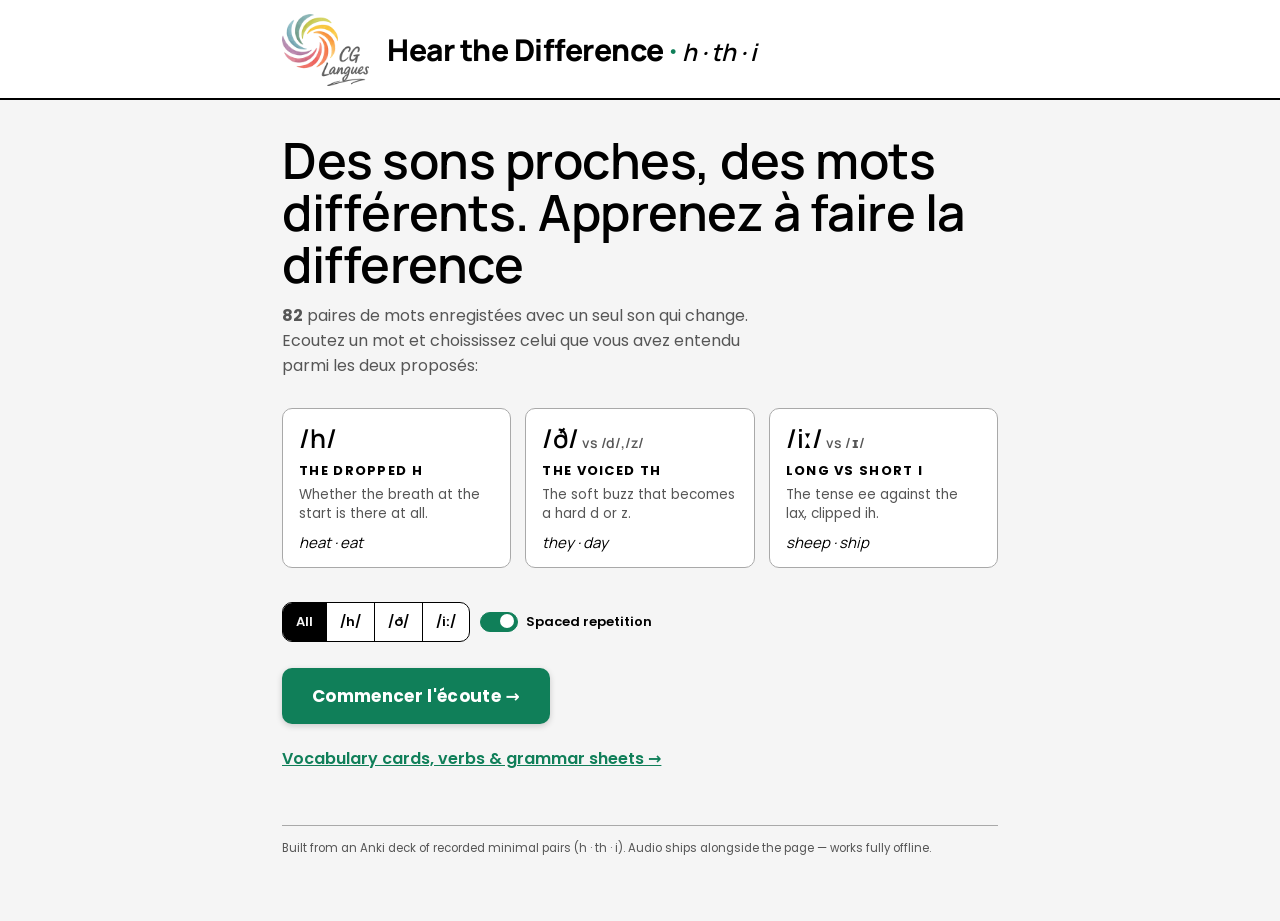
<file: index.html>
<!DOCTYPE html>
<html lang="en">
<head>
<meta charset="UTF-8">
<meta name="viewport" content="width=device-width, initial-scale=1.0">
<title>Hear the Difference — h · th · i</title>
<meta name="description" content="A listening drill on English minimal pairs: /h/, voiced /ð/, and long vs short i.">
<link rel="stylesheet" href="assets/css/fonts.css">
<link rel="icon" href="assets/icons/cg-favicon-64.png" type="image/png">
<link rel="manifest" href="manifest.webmanifest">
<link rel="apple-touch-icon" href="assets/icons/cg-apple-touch-icon.png">
<meta name="theme-color" content="#ffffff">
<meta name="apple-mobile-web-app-capable" content="yes">
<meta name="apple-mobile-web-app-title" content="Hear the Diff">
<link rel="stylesheet" href="assets/css/app.css">
</head>
<body>
<div class="wrap">
  <div class="topbar">
    <a class="sitemark" href="https://www.cglangues.fr/"><img src="assets/cg-langues-logo.png" alt="CG Langues" width="242" height="200"></a>
    <div class="brand"><span id="brand-title">Hear the Difference</span><span class="sep"> · </span><span class="brand-sub" id="brand-sub">h · th · i</span></div>
  </div>

  <section id="start" class="fade">
    <h1 class="lede">Des sons proches, des mots différents. <em></em> Apprenez à faire la difference</h1>
    <p class="blurb"><b id="deck-size">0</b> paires de mots enregistées avec un seul son qui change. Ecoutez un mot et choississez celui que vous avez entendu parmi les deux proposés:</p>
    <div class="groups" id="groups"></div>
    <div class="controls">
      <div class="seg" id="filter"></div>
      <label class="toggle"><input type="checkbox" id="srs" checked> Spaced repetition</label>
    </div>
    <button class="btn btn-primary" id="begin">Commencer l'écoute →</button>
    <!-- Study section. Remove this line along with the study/ folder. -->
    <p style="margin-top:22px;font-weight:600"><a href="study/index.html" style="color:var(--accent-deep)">Vocabulary cards, verbs &amp; grammar sheets →</a></p>
  </section>

  <section id="quiz" class="hidden">
    <div class="meta">
      <span class="pill" id="grouppill"></span>
      <span class="stat" id="counts">—</span>
      <span class="stat">Streak <b id="streak">0</b></span>
    </div>
    <div class="bar"><i id="prog"></i></div>
    <div class="stage">
      <button class="play" id="play" aria-label="Replay the recording">
        <span class="ring"></span>
        <svg id="playicon" viewBox="0 0 24 24" aria-hidden="true"><path d="M8 5v14l11-7z"/></svg>
        <div class="eq hidden" id="eq" aria-hidden="true"><span></span><span></span><span></span><span></span></div>
      </button>
      <p class="replay-hint"><kbd>R</kbd> replay · <kbd>1</kbd>/<kbd>2</kbd> answer · then tap any word (or <kbd>A</kbd>/<kbd>B</kbd>) to hear it · <kbd>1</kbd>–<kbd>4</kbd> to rate</p>
      <p class="prompt">Which word did you hear?</p>
      <div class="opts">
        <button class="opt" id="opt0"><span class="num">1</span><span class="mark"></span><span class="w"></span><span class="src"></span></button>
        <button class="opt" id="opt1"><span class="num">2</span><span class="mark"></span><span class="w"></span><span class="src"></span></button>
      </div>
      <div class="feedback">
        <div class="verdict" id="verdict" role="status" aria-live="polite"></div>
        <div class="rate" id="rate">
          <button class="rbtn r-again" data-r="again">Again<small></small></button>
          <button class="rbtn r-hard" data-r="hard">Hard<small></small></button>
          <button class="rbtn r-good" data-r="good">Good<small></small></button>
          <button class="rbtn r-easy" data-r="easy">Easy<small></small></button>
        </div>
        <div class="next" id="next"><button class="btn btn-next" id="nextbtn">Next →</button></div>
      </div>
    </div>
  </section>

  <section id="results" class="hidden">
    <h2 class="result-head">That's the set.</h2>
    <div class="score-big"><span id="rpct">0</span><small>%</small></div>
    <p class="blurb" id="rline" style="margin-top:10px"></p>
    <div class="breakdown" id="breakdown"></div>
    <div style="display:flex;gap:12px;flex-wrap:wrap">
      <button class="btn btn-primary" id="again">Run it again →</button>
      <button class="btn btn-next" id="back" style="border-radius:2px">Change set</button>
    </div>
    <div class="controls" style="margin-top:26px">
      <button class="mini" id="export">Export progress</button>
      <button class="mini" id="import">Import</button>
      <button class="mini" id="reset">Reset</button>
      <input type="file" id="importfile" accept="application/json" hidden>
      <span class="savenote" id="savenote"></span>
    </div>
  </section>

  <footer>Built from an Anki deck of recorded minimal pairs (h · th · i). Audio ships alongside the page — works fully offline.</footer>
</div>

<audio id="player" preload="auto"></audio>
<audio id="compareplayer" preload="none"></audio>
<script src="data/deck.js"></script>
<script src="assets/js/deck.js"></script>
<script src="assets/js/quiz.js"></script>
<script src="assets/js/app.js"></script>
</body>
</html>
</file>
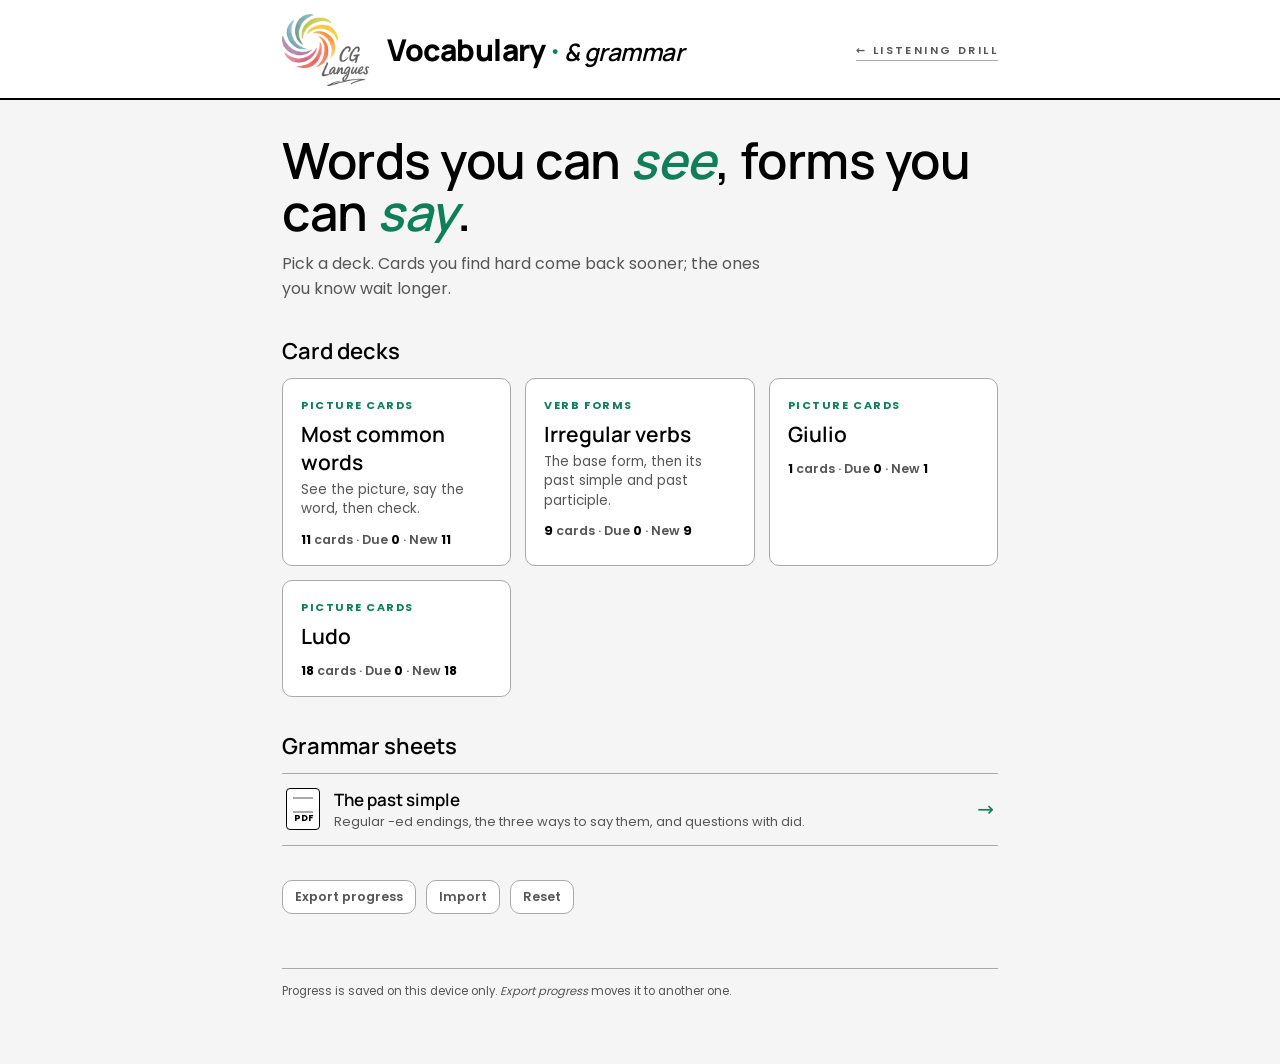
<file: study/index.html>
<!DOCTYPE html>
<html lang="en">
<head>
<meta charset="UTF-8">
<meta name="viewport" content="width=device-width, initial-scale=1.0">
<title>Vocabulary &amp; grammar — Hear the Difference</title>
<meta name="description" content="Picture cards, verb forms and short grammar sheets.">
<link rel="stylesheet" href="../assets/css/fonts.css">
<link rel="icon" href="../assets/icons/cg-favicon-64.png" type="image/png">
<link rel="manifest" href="../manifest.webmanifest">
<link rel="apple-touch-icon" href="../assets/icons/cg-apple-touch-icon.png">
<meta name="theme-color" content="#ffffff">
<link rel="stylesheet" href="../assets/css/app.css">
<link rel="stylesheet" href="css/study.css">
</head>
<body>
<div class="wrap">
  <div class="topbar">
    <a class="sitemark" href="https://www.cglangues.fr/"><img src="../assets/cg-langues-logo.png" alt="CG Langues" width="242" height="200"></a>
    <div class="brand">Vocabulary<span class="sep"> · </span><span class="brand-sub">&amp; grammar</span></div>
    <div class="backlink"><a href="../index.html">← Listening drill</a></div>
  </div>

  <section class="fade">
    <h1 class="lede">Words you can <em>see</em>, forms you can <em>say</em>.</h1>
    <p class="blurb">Pick a deck. Cards you find hard come back sooner; the ones you know wait longer.</p>

    <h2 class="sect">Card decks</h2>
    <div class="decks" id="decks"></div>

    <h2 class="sect">Grammar sheets</h2>
    <div class="sheets" id="sheets"></div>

    <div class="controls" style="margin-top:34px">
      <button class="mini" id="export">Export progress</button>
      <button class="mini" id="import">Import</button>
      <button class="mini" id="reset">Reset</button>
      <input type="file" id="importfile" accept="application/json" hidden>
      <span class="savenote" id="savenote"></span>
    </div>
  </section>

  <footer>Progress is saved on this device only. <i>Export progress</i> moves it to another one.</footer>
</div>

<script src="data/study.js"></script>
<script src="js/study.js"></script>
<script src="js/menu.js"></script>
</body>
</html>
</file>
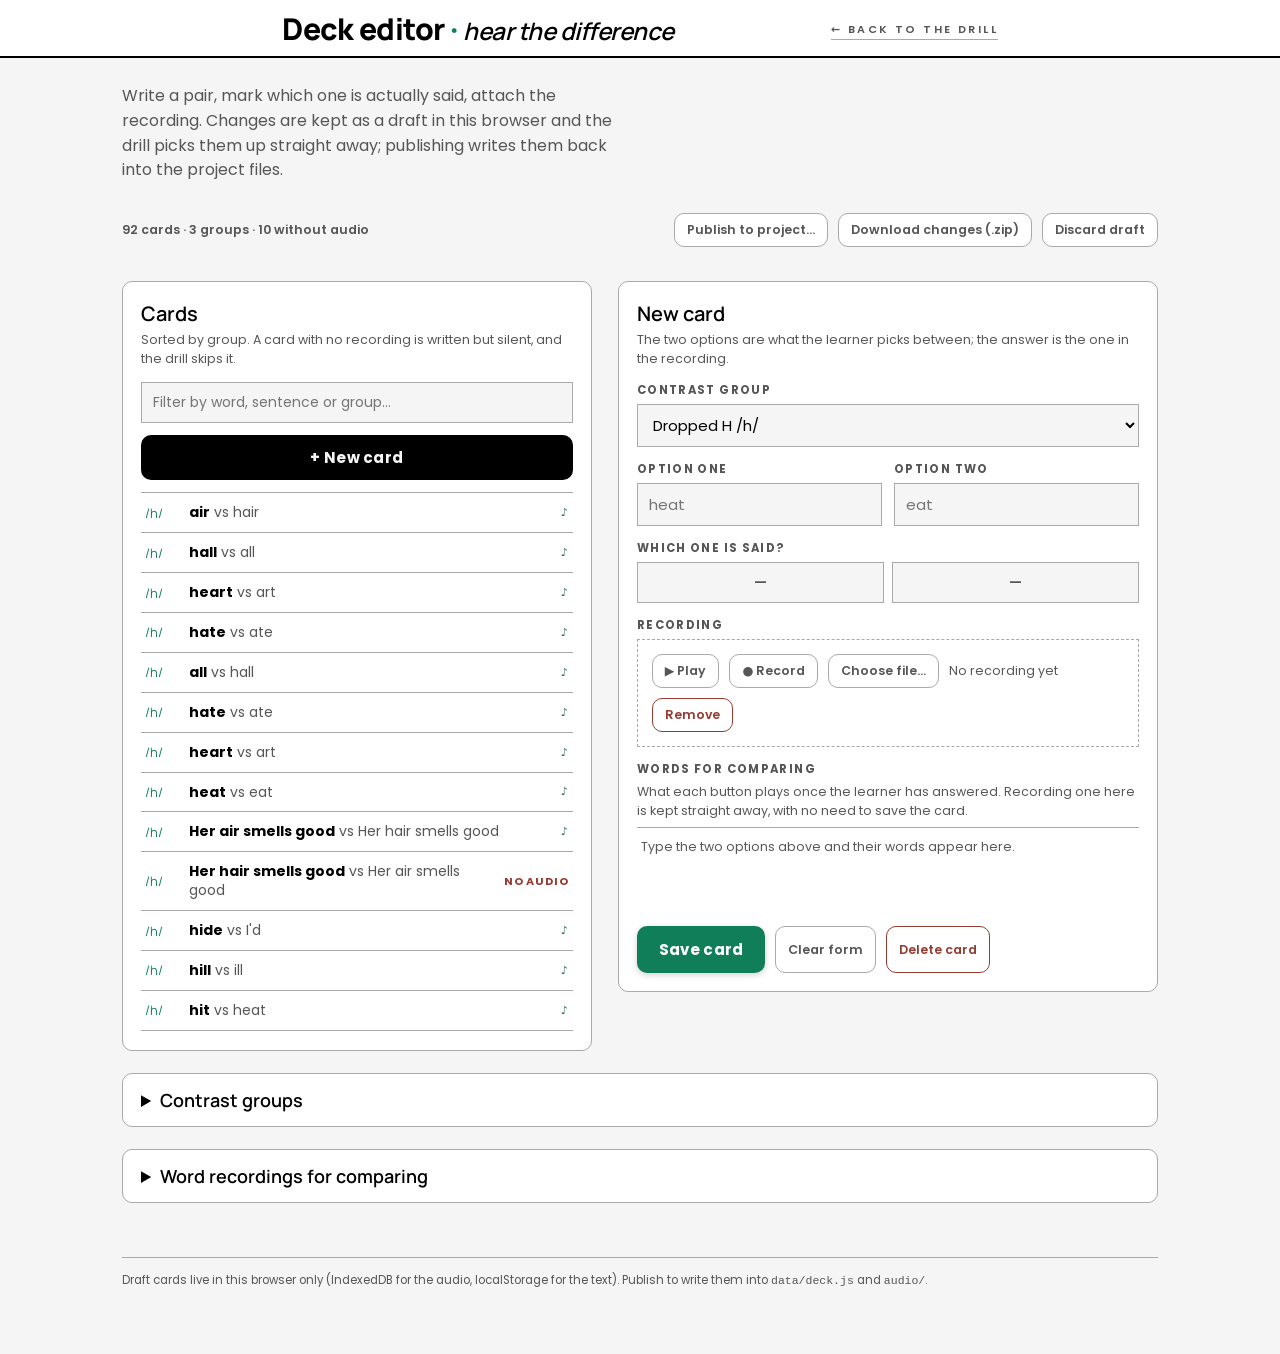
<file: editor.html>
<!DOCTYPE html>
<html lang="en">
<head>
<meta charset="UTF-8">
<meta name="viewport" content="width=device-width, initial-scale=1.0">
<title>Deck editor — Hear the Difference</title>
<link rel="stylesheet" href="assets/css/fonts.css">
<link rel="icon" href="assets/icons/cg-favicon-64.png" type="image/png">
<link rel="stylesheet" href="assets/css/app.css">
<link rel="stylesheet" href="assets/css/editor.css">
</head>
<body>
<div class="wrap wide">
  <div class="topbar">
    <div class="brand">Deck editor<span class="sep"> · </span><span class="brand-sub">hear the difference</span></div>
    <div class="tag"><a href="index.html">← Back to the drill</a></div>
  </div>

  <p class="blurb" style="margin-top:22px">Write a pair, mark which one is actually said, attach the recording. Changes are kept as a draft in this browser and the drill picks them up straight away; publishing writes them back into the project files.</p>

  <div class="ebar">
    <span class="status" id="status">—</span>
    <div class="controls" style="margin:0">
      <button class="mini" id="publish">Publish to project…</button>
      <button class="mini" id="downloadzip">Download changes (.zip)</button>
      <button class="mini" id="revert">Discard draft</button>
    </div>
  </div>
  <p class="msg" id="topmsg"></p>

  <div class="cols">
    <div class="panel">
      <h2>Cards</h2>
      <p class="hint">Sorted by group. A card with no recording is written but silent, and the drill skips it.</p>
      <input class="search" type="search" id="search" placeholder="Filter by word, sentence or group…" aria-label="Filter cards">
      <button class="btn btn-next" id="newcard" style="width:100%;margin-bottom:12px">+ New card</button>
      <div class="cardlist" id="cardlist" role="list"></div>
    </div>

    <div class="panel">
      <h2 id="formtitle">New card</h2>
      <p class="hint">The two options are what the learner picks between; the answer is the one in the recording.</p>
      <form id="cardform" novalidate>
        <div class="field">
          <label for="f-group">Contrast group</label>
          <select id="f-group"></select>
        </div>
        <div class="two">
          <div class="field">
            <label for="f-o1">Option one</label>
            <input type="text" id="f-o1" autocomplete="off" placeholder="heat">
          </div>
          <div class="field">
            <label for="f-o2">Option two</label>
            <input type="text" id="f-o2" autocomplete="off" placeholder="eat">
          </div>
        </div>
        <div class="field">
          <label>Which one is said?</label>
          <div class="answerpick" id="f-answer">
            <button type="button" data-i="0">—</button>
            <button type="button" data-i="1">—</button>
          </div>
        </div>
        <div class="field">
          <label>Recording</label>
          <div class="audiobox" id="audiobox">
            <button type="button" class="mini" id="a-play">▶ Play</button>
            <button type="button" class="mini" id="a-record">● Record</button>
            <button type="button" class="mini" id="a-pick">Choose file…</button>
            <input type="file" id="a-file" accept="audio/*" hidden>
            <span class="name" id="a-name">No recording yet</span>
            <button type="button" class="mini danger" id="a-clear">Remove</button>
          </div>
        </div>
        <div class="field">
          <label>Words for comparing</label>
          <p class="hint" style="margin-bottom:6px">What each button plays once the learner has answered. Recording one here is kept straight away, with no need to save the card.</p>
          <div class="wordlist cardwords" id="cardwords"></div>
        </div>
        <p class="msg" id="formmsg"></p>
        <div class="rowbtns">
          <button type="submit" class="btn btn-primary" style="font-size:15px;padding:12px 22px">Save card</button>
          <button type="button" class="mini" id="cancel">Clear form</button>
          <button type="button" class="mini danger" id="delete">Delete card</button>
        </div>
      </form>
    </div>
  </div>

  <details class="groups-ed">
    <summary>Contrast groups</summary>
    <p class="hint" style="margin-top:10px">These drive the filter buttons, the cards on the front page and the results breakdown. The id is what each card stores — renaming it would orphan cards, so it is fixed once created.</p>
    <div id="grouplist"></div>
    <div class="rowbtns"><button type="button" class="mini" id="newgroup">+ New group</button></div>
  </details>

  <details class="groups-ed" id="wordsbox">
    <summary>Word recordings for comparing</summary>
    <p class="hint" style="margin-top:10px">After answering, learners can play each word of the pair. A word uses, in order: a recording made here, the recording of the card whose answer it is, or — until someone records it — an AI stand-in (or failing that the device's computer voice), which the drill labels as such. Record here to replace a stand-in, or to give a word a better take than its card's.</p>
    <div class="controls" style="margin:12px 0">
      <label class="toggle"><input type="checkbox" id="w-only" checked> Only words still needing a real recording</label>
      <span class="status" id="w-count"></span>
    </div>
    <div class="wordlist" id="wordlist"></div>
    <input type="file" id="w-file" accept="audio/*" hidden>
  </details>

  <footer>Draft cards live in this browser only (IndexedDB for the audio, localStorage for the text). Publish to write them into <code>data/deck.js</code> and <code>audio/</code>.</footer>
</div>

<audio id="preview"></audio>
<script src="data/deck.js"></script>
<script src="assets/js/deck.js"></script>
<script src="assets/js/editor.js"></script>
</body>
</html>
</file>
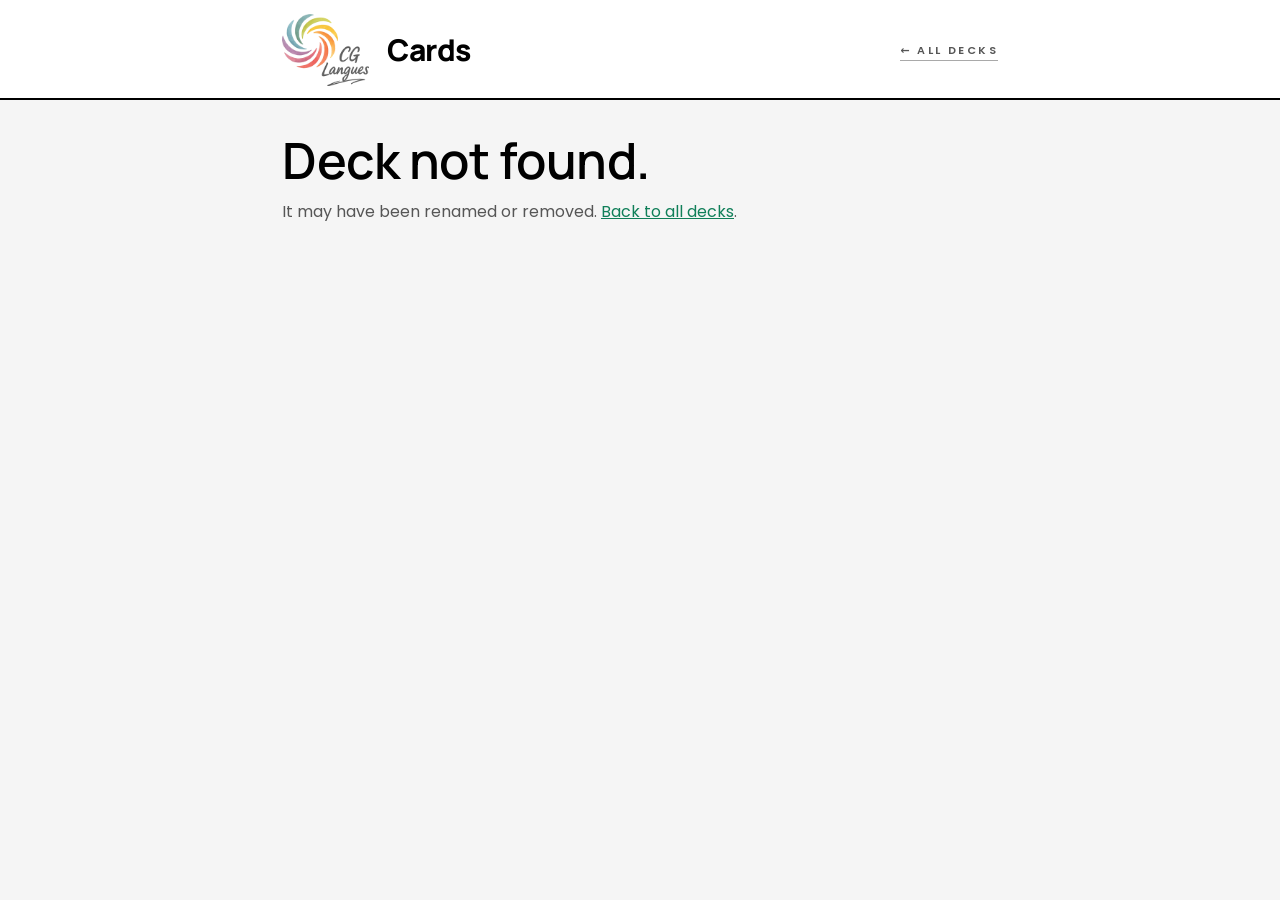
<file: study/cards.html>
<!DOCTYPE html>
<html lang="en">
<head>
<meta charset="UTF-8">
<meta name="viewport" content="width=device-width, initial-scale=1.0">
<title>Cards — Hear the Difference</title>
<link rel="stylesheet" href="../assets/css/fonts.css">
<link rel="icon" href="../assets/icons/cg-favicon-64.png" type="image/png">
<link rel="manifest" href="../manifest.webmanifest">
<link rel="apple-touch-icon" href="../assets/icons/cg-apple-touch-icon.png">
<meta name="theme-color" content="#ffffff">
<link rel="stylesheet" href="../assets/css/app.css">
<link rel="stylesheet" href="css/study.css">
</head>
<body>
<div class="wrap">
  <div class="topbar">
    <a class="sitemark" href="https://www.cglangues.fr/"><img src="../assets/cg-langues-logo.png" alt="CG Langues" width="242" height="200"></a>
    <div class="brand"><span id="decktitle">Cards</span></div>
    <div class="backlink"><a href="index.html">← All decks</a></div>
  </div>

  <section id="start" class="fade">
    <h1 class="lede" id="lede"></h1>
    <p class="blurb" id="deckblurb"></p>
    <p class="dueline" id="dueline"></p>
    <div class="opts2">
      <div class="seg" id="mode"></div>
      <label class="toggle"><input type="checkbox" id="srs" checked> Spaced repetition</label>
    </div>
    <button class="btn btn-primary" id="begin">Start →</button>
  </section>

  <section id="study" class="hidden">
    <div class="meta">
      <span class="pill" id="pill"></span>
      <span class="stat" id="counts">—</span>
    </div>
    <div class="bar"><i id="prog"></i></div>
    <div class="flash">
      <div class="face" id="face" tabindex="0" role="button" aria-label="Turn the card over"></div>
      <div class="actions">
        <div class="verdict" id="verdict" role="status" aria-live="polite"></div>
        <button class="btn btn-next" id="reveal">Turn over</button>
        <div class="rate" id="rate">
          <button class="rbtn r-again" data-r="again">Again<small></small></button>
          <button class="rbtn r-hard" data-r="hard">Hard<small></small></button>
          <button class="rbtn r-good" data-r="good">Good<small></small></button>
          <button class="rbtn r-easy" data-r="easy">Easy<small></small></button>
        </div>
        <div class="next" id="next"><button class="btn btn-next" id="nextbtn">Next →</button></div>
      </div>
      <p class="replay-hint" style="margin-top:22px"><kbd>Space</kbd> turn the card · then <kbd>1</kbd>–<kbd>4</kbd> to rate</p>
    </div>
  </section>

  <section id="results" class="hidden">
    <h2 class="result-head">That's the set.</h2>
    <p class="blurb" id="rline" style="margin-top:10px"></p>
    <div style="display:flex;gap:12px;flex-wrap:wrap">
      <button class="btn btn-primary" id="again">Go again →</button>
      <a class="btn btn-next" href="index.html" style="text-decoration:none;display:inline-block">All decks</a>
    </div>
  </section>
</div>

<audio id="player" preload="auto"></audio>
<script src="data/study.js"></script>
<script src="js/study.js"></script>
<script src="js/cards.js"></script>
</body>
</html>
</file>
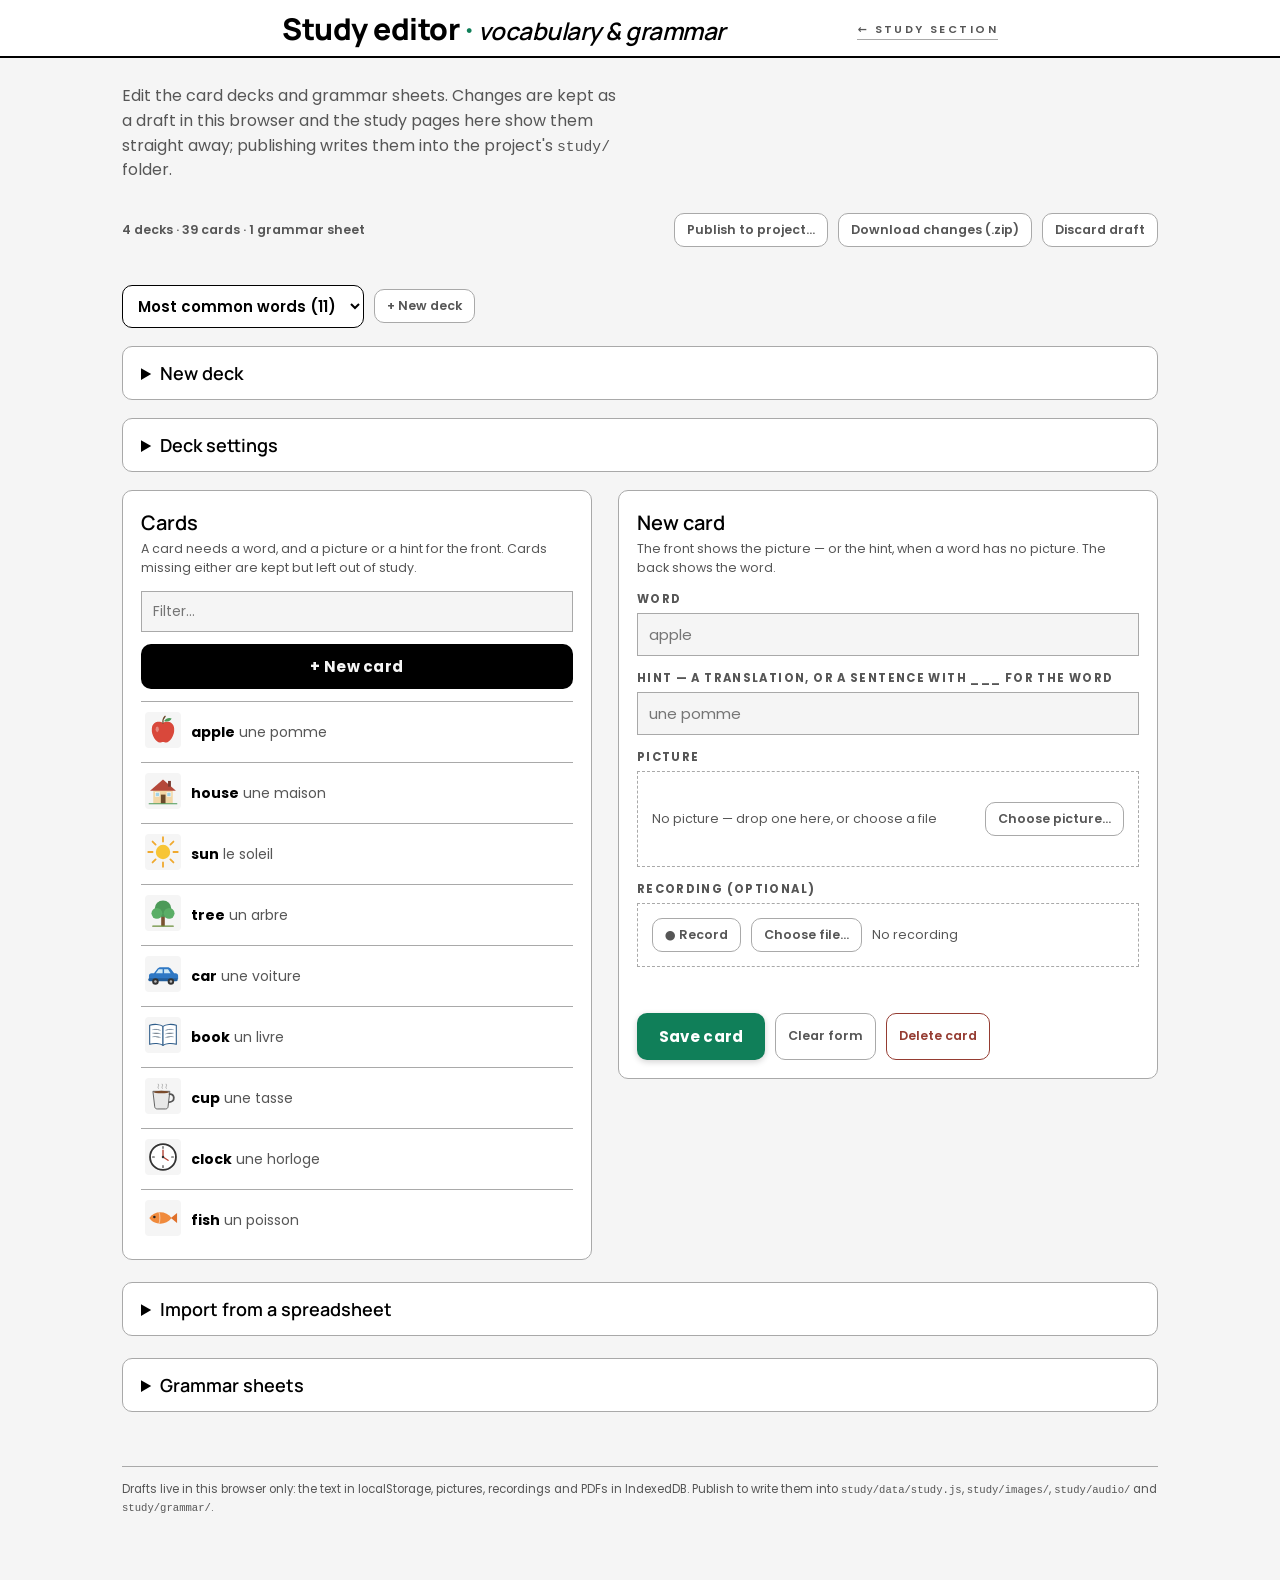
<file: study/editor.html>
<!DOCTYPE html>
<html lang="en">
<head>
<meta charset="UTF-8">
<meta name="viewport" content="width=device-width, initial-scale=1.0">
<title>Study editor — Hear the Difference</title>
<link rel="stylesheet" href="../assets/css/fonts.css">
<link rel="icon" href="../assets/icons/cg-favicon-64.png" type="image/png">
<link rel="stylesheet" href="../assets/css/app.css">
<link rel="stylesheet" href="../assets/css/editor.css">
<link rel="stylesheet" href="css/study.css">
</head>
<body>
<div class="wrap wide">
  <div class="topbar">
    <div class="brand">Study editor<span class="sep"> · </span><span class="brand-sub">vocabulary &amp; grammar</span></div>
    <div class="backlink"><a href="index.html">← Study section</a></div>
  </div>

  <p class="blurb" style="margin-top:22px">Edit the card decks and grammar sheets. Changes are kept as a draft in this browser and the study pages here show them straight away; publishing writes them into the project's <code>study/</code> folder.</p>

  <div class="ebar">
    <span class="status" id="status">—</span>
    <div class="controls" style="margin:0">
      <button class="mini" id="publish">Publish to project…</button>
      <button class="mini" id="downloadzip">Download changes (.zip)</button>
      <button class="mini" id="revert">Discard draft</button>
    </div>
  </div>
  <p class="msg" id="topmsg"></p>

  <div class="deckbar">
    <select id="deck" aria-label="Deck to edit"></select>
    <button class="mini" id="newdeck-open">+ New deck</button>
  </div>

  <details class="groups-ed" id="newdeck-box" style="margin:0 0 18px">
    <summary>New deck</summary>
    <div class="two" style="margin-top:14px">
      <div class="field"><label for="nd-title">Title</label><input type="text" id="nd-title" placeholder="The 750 most common words"></div>
      <div class="field"><label for="nd-kind">Kind</label>
        <select id="nd-kind">
          <option value="picture">Picture cards — picture or hint on the front, the word on the back</option>
          <option value="verb">Verb forms — base form, then past simple (and past participle)</option>
        </select>
      </div>
    </div>
    <div class="rowbtns" style="margin-top:0"><button class="mini" id="nd-create">Create deck</button></div>
  </details>

  <details class="groups-ed" id="settings" style="margin:0 0 18px">
    <summary>Deck settings</summary>
    <div class="two" style="margin-top:14px">
      <div class="field"><label for="ds-title">Title</label><input type="text" id="ds-title"></div>
      <div class="field"><label for="ds-blurb">One-line description</label><input type="text" id="ds-blurb"></div>
    </div>
    <div class="field" id="ds-participle-row">
      <label class="check"><input type="checkbox" id="ds-participle"> Ask for the past participle too</label>
    </div>
    <p class="hint" id="ds-kind" style="font-size:12.5px;color:var(--ink-soft)"></p>
    <div class="rowbtns"><button class="mini danger" id="ds-delete">Delete this deck</button></div>
  </details>

  <div class="cols">
    <div class="panel">
      <h2>Cards</h2>
      <p class="hint" id="listhint"></p>
      <input class="search" type="search" id="search" placeholder="Filter…" aria-label="Filter cards">
      <button class="btn btn-next" id="newcard" style="width:100%;margin-bottom:12px">+ New card</button>
      <div class="cardlist" id="cardlist" role="list"></div>
    </div>

    <div class="panel">
      <h2 id="formtitle">New card</h2>
      <form id="cardform" novalidate>
        <div id="pic-fields">
          <p class="hint">The front shows the picture — or the hint, when a word has no picture. The back shows the word.</p>
          <div class="field">
            <label for="f-word">Word</label>
            <input type="text" id="f-word" autocomplete="off" placeholder="apple">
          </div>
          <div class="field">
            <label for="f-hint">Hint — a translation, or a sentence with ___ for the word</label>
            <input type="text" id="f-hint" autocomplete="off" placeholder="une pomme">
          </div>
          <div class="field">
            <label>Picture</label>
            <div class="picbox" id="picbox">
              <img id="p-img" alt="" hidden>
              <span class="name" id="p-name">No picture — drop one here, or choose a file</span>
              <button type="button" class="mini" id="p-pick">Choose picture…</button>
              <button type="button" class="mini danger" id="p-clear">Remove</button>
              <input type="file" id="p-file" accept="image/*" hidden>
            </div>
          </div>
          <div class="field">
            <label>Recording (optional)</label>
            <div class="audiobox" id="audiobox">
              <button type="button" class="mini" id="a-play">▶ Play</button>
              <button type="button" class="mini" id="a-record">● Record</button>
              <button type="button" class="mini" id="a-pick">Choose file…</button>
              <input type="file" id="a-file" accept="audio/*" hidden>
              <span class="name" id="a-name">No recording</span>
              <button type="button" class="mini danger" id="a-clear">Remove</button>
            </div>
          </div>
        </div>

        <div id="verb-fields">
          <p class="hint">Several accepted spellings go in one box, separated by a slash: <i>learned / learnt</i>.</p>
          <div class="field">
            <label for="f-base">Base form</label>
            <input type="text" id="f-base" autocomplete="off" placeholder="go">
          </div>
          <div class="two">
            <div class="field">
              <label for="f-past">Past simple</label>
              <input type="text" id="f-past" autocomplete="off" placeholder="went">
            </div>
            <div class="field" id="f-participle-row">
              <label for="f-participle">Past participle</label>
              <input type="text" id="f-participle" autocomplete="off" placeholder="gone">
            </div>
          </div>
          <div class="field">
            <label for="f-meaning">Meaning (optional)</label>
            <input type="text" id="f-meaning" autocomplete="off" placeholder="aller">
          </div>
        </div>

        <p class="msg" id="formmsg"></p>
        <div class="rowbtns">
          <button type="submit" class="btn btn-primary" style="font-size:15px;padding:12px 22px">Save card</button>
          <button type="button" class="mini" id="cancel">Clear form</button>
          <button type="button" class="mini danger" id="delete">Delete card</button>
        </div>
      </form>
    </div>
  </div>

  <details class="groups-ed importbox" id="importbox">
    <summary>Import from a spreadsheet</summary>
    <p class="hint" style="margin-top:10px" id="importhint"></p>
    <div class="field" style="margin-top:10px">
      <label for="imp-text">Paste rows here (copy them straight out of Excel, Numbers or Google Sheets), or load a .csv</label>
      <textarea id="imp-text" spellcheck="false"></textarea>
    </div>
    <div class="rowbtns" style="margin-top:0">
      <button type="button" class="mini" id="imp-csv">Load .csv…</button>
      <input type="file" id="imp-csvfile" accept=".csv,.tsv,.txt,text/csv,text/plain" hidden>
      <button type="button" class="mini" id="imp-pics">Add pictures…</button>
      <input type="file" id="imp-picfiles" accept="image/*" multiple hidden>
      <span class="savenote" id="imp-picnote"></span>
    </div>
    <div class="rowbtns"><button type="button" class="btn btn-next" id="imp-go">Import into this deck</button></div>
    <div class="report" id="imp-report"></div>
  </details>

  <details class="groups-ed" id="grammarbox">
    <summary>Grammar sheets</summary>
    <p class="hint" style="margin-top:10px;font-size:12.5px;color:var(--ink-soft)">Each sheet is a PDF with a title and a line of description. They are listed in this order under the decks.</p>
    <div id="sheetlist"></div>
    <div class="rowbtns"><button type="button" class="mini" id="newsheet">+ New sheet</button></div>
    <input type="file" id="sheetfile" accept="application/pdf,.pdf" hidden>
  </details>

  <footer>Drafts live in this browser only: the text in localStorage, pictures, recordings and PDFs in IndexedDB. Publish to write them into <code>study/data/study.js</code>, <code>study/images/</code>, <code>study/audio/</code> and <code>study/grammar/</code>.</footer>
</div>

<audio id="preview"></audio>
<script src="data/study.js"></script>
<script src="../assets/js/deck.js"></script>
<script src="js/study.js"></script>
<script src="js/editor.js"></script>
</body>
</html>
</file>
<file: assets/css/fonts.css>
/* Hear the Difference — the two typefaces, served from this folder.
 *
 * They used to come from Google Fonts. Shipping them here is what lets the
 * installed app look right offline; the files are the latin and latin-ext
 * subsets from Fontsource (SIL Open Font License, see assets/fonts/OFL-*.txt).
 * The family names match the --display and --ui tokens in app.css, so nothing
 * else had to change.
 */

@font-face{font-family:Manrope;font-style:normal;font-weight:200 800;font-display:swap;src:url(../fonts/manrope-latin-wght-normal.woff2) format('woff2');unicode-range:U+0000-00FF,U+0131,U+0152-0153,U+02BB-02BC,U+02C6,U+02DA,U+02DC,U+0304,U+0308,U+0329,U+2000-206F,U+20AC,U+2122,U+2191,U+2193,U+2212,U+2215,U+FEFF,U+FFFD}
@font-face{font-family:Manrope;font-style:normal;font-weight:200 800;font-display:swap;src:url(../fonts/manrope-latin-ext-wght-normal.woff2) format('woff2');unicode-range:U+0100-02BA,U+02BD-02C5,U+02C7-02CC,U+02CE-02D7,U+02DD-02FF,U+0304,U+0308,U+0329,U+1D00-1DBF,U+1E00-1E9F,U+1EF2-1EFF,U+2020,U+20A0-20AB,U+20AD-20C0,U+2113,U+2C60-2C7F,U+A720-A7FF}
@font-face{font-family:Poppins;font-style:normal;font-weight:400;font-display:swap;src:url(../fonts/poppins-latin-400-normal.woff2) format('woff2');unicode-range:U+0000-00FF,U+0131,U+0152-0153,U+02BB-02BC,U+02C6,U+02DA,U+02DC,U+0304,U+0308,U+0329,U+2000-206F,U+20AC,U+2122,U+2191,U+2193,U+2212,U+2215,U+FEFF,U+FFFD}
@font-face{font-family:Poppins;font-style:normal;font-weight:500;font-display:swap;src:url(../fonts/poppins-latin-500-normal.woff2) format('woff2');unicode-range:U+0000-00FF,U+0131,U+0152-0153,U+02BB-02BC,U+02C6,U+02DA,U+02DC,U+0304,U+0308,U+0329,U+2000-206F,U+20AC,U+2122,U+2191,U+2193,U+2212,U+2215,U+FEFF,U+FFFD}
@font-face{font-family:Poppins;font-style:normal;font-weight:600;font-display:swap;src:url(../fonts/poppins-latin-600-normal.woff2) format('woff2');unicode-range:U+0000-00FF,U+0131,U+0152-0153,U+02BB-02BC,U+02C6,U+02DA,U+02DC,U+0304,U+0308,U+0329,U+2000-206F,U+20AC,U+2122,U+2191,U+2193,U+2212,U+2215,U+FEFF,U+FFFD}
@font-face{font-family:Poppins;font-style:normal;font-weight:700;font-display:swap;src:url(../fonts/poppins-latin-700-normal.woff2) format('woff2');unicode-range:U+0000-00FF,U+0131,U+0152-0153,U+02BB-02BC,U+02C6,U+02DA,U+02DC,U+0304,U+0308,U+0329,U+2000-206F,U+20AC,U+2122,U+2191,U+2193,U+2212,U+2215,U+FEFF,U+FFFD}
@font-face{font-family:Poppins;font-style:normal;font-weight:400;font-display:swap;src:url(../fonts/poppins-latin-ext-400-normal.woff2) format('woff2');unicode-range:U+0100-02BA,U+02BD-02C5,U+02C7-02CC,U+02CE-02D7,U+02DD-02FF,U+0304,U+0308,U+0329,U+1D00-1DBF,U+1E00-1E9F,U+1EF2-1EFF,U+2020,U+20A0-20AB,U+20AD-20C0,U+2113,U+2C60-2C7F,U+A720-A7FF}
@font-face{font-family:Poppins;font-style:normal;font-weight:500;font-display:swap;src:url(../fonts/poppins-latin-ext-500-normal.woff2) format('woff2');unicode-range:U+0100-02BA,U+02BD-02C5,U+02C7-02CC,U+02CE-02D7,U+02DD-02FF,U+0304,U+0308,U+0329,U+1D00-1DBF,U+1E00-1E9F,U+1EF2-1EFF,U+2020,U+20A0-20AB,U+20AD-20C0,U+2113,U+2C60-2C7F,U+A720-A7FF}
@font-face{font-family:Poppins;font-style:normal;font-weight:600;font-display:swap;src:url(../fonts/poppins-latin-ext-600-normal.woff2) format('woff2');unicode-range:U+0100-02BA,U+02BD-02C5,U+02C7-02CC,U+02CE-02D7,U+02DD-02FF,U+0304,U+0308,U+0329,U+1D00-1DBF,U+1E00-1E9F,U+1EF2-1EFF,U+2020,U+20A0-20AB,U+20AD-20C0,U+2113,U+2C60-2C7F,U+A720-A7FF}
@font-face{font-family:Poppins;font-style:normal;font-weight:700;font-display:swap;src:url(../fonts/poppins-latin-ext-700-normal.woff2) format('woff2');unicode-range:U+0100-02BA,U+02BD-02C5,U+02C7-02CC,U+02CE-02D7,U+02DD-02FF,U+0304,U+0308,U+0329,U+1D00-1DBF,U+1E00-1E9F,U+1EF2-1EFF,U+2020,U+20A0-20AB,U+20AD-20C0,U+2113,U+2C60-2C7F,U+A720-A7FF}
</file>
<file: assets/css/app.css>
/* Hear the Difference — shared shell: theme tokens, typography, buttons, layout.
 * Loaded by both index.html (quiz) and editor.html (deck editor).
 */
:root{
  /* Lifted from cglangues.fr with tools/theme-scrape.js, then adjusted where
   * this app asks more of a colour than a marketing site does. */
  --paper:#f5f5f5;--paper-2:#ffffff;--ink:#000000;--ink-soft:#565656;--line:#a9a9a9;
  --accent:#8dd9bf;--good:#336b5a;--good-soft:#d4dedb;--bad:#953c32;--bad-soft:#dfcac8;
  --shadow:rgba(0,0,0,.18);

  /* The site's mint is a fill, never a label: it sits at 1.5:1 on the page and
   * 1.6:1 under white, so anything set in it would be unreadable. --accent
   * stays the brand mint for fills and decoration; --accent-deep is the same
   * hue darkened until it carries text (4.6:1 on paper, 5.0:1 under white) and
   * is what every label and the primary button use. --accent-soft is the wash
   * for hover, now that cards are white rather than tinted. */
  --accent-deep:#107f59;--accent-soft:#deefe9;

  /* The site rounds its cards at 10px and casts no shadow to speak of. */
  --radius:10px;

  /* Type roles, not typeface names. --display carries the voice (headings, the
   * words being drilled, the score); --ui carries everything functional.
   * Both faces are the site's own: it sets body copy in Poppins and takes some
   * headings in Manrope. Re-theming to match another site means editing these
   * two lines and the stylesheet <link> in index.html and editor.html. */
  --display:Manrope,system-ui,-apple-system,"Segoe UI",sans-serif;
  --ui:Poppins,system-ui,-apple-system,"Segoe UI",sans-serif;
}
*{box-sizing:border-box;margin:0;padding:0}
html,body{height:100%}
body{font-family:var(--ui);background:var(--paper);color:var(--ink);-webkit-font-smoothing:antialiased;overflow-x:hidden}
.wrap{position:relative;z-index:1;max-width:760px;margin:0 auto;padding:32px 22px 64px;min-height:100%}
/* The site puts its mark top left in a white band and runs the page grey
 * underneath it. The bar breaks out of the column to span the viewport the
 * same way, while its padding keeps the contents on the column's own edges.
 * body already hides horizontal overflow, so 100vw cannot scroll the page. */
.topbar{display:flex;align-items:center;gap:18px;flex-wrap:wrap;
  width:100vw;margin:-32px calc(50% - 50vw) 26px;
  padding:14px max(22px,calc(50vw - 358px)) 12px;
  background:var(--paper-2);border-bottom:2px solid var(--ink)}
.brand{font-family:var(--display);font-weight:800;font-size:clamp(22px,4.5vw,30px);letter-spacing:-.5px;line-height:1}
.brand .sep{color:var(--accent-deep)}
.tag{margin-left:auto;font-size:11px;text-transform:uppercase;letter-spacing:.22em;color:var(--ink-soft);font-weight:600}
/* The school's mark, opposite the drill's own name. The topbar aligns its
 * children on the baseline, which an image has no useful one of, so this
 * centres itself instead. */
.sitemark{flex:0 0 auto;line-height:0;opacity:.94;transition:opacity .15s}
.sitemark:hover{opacity:1}
.sitemark img{display:block;height:72px;width:auto}
@media(max-width:480px){.sitemark img{height:52px}}
.lede{font-family:var(--display);font-size:clamp(28px,6.5vw,50px);line-height:1.04;font-weight:600;letter-spacing:-.5px;margin:34px 0 14px}
.lede em{font-style:italic;color:var(--accent-deep)}
.blurb{max-width:50ch;color:var(--ink-soft);font-size:16px;line-height:1.55;margin-bottom:30px}
.groups{display:grid;grid-template-columns:repeat(auto-fit,minmax(165px,1fr));gap:14px;margin-bottom:34px}
.gcard{border-radius:var(--radius);border:1.5px solid var(--line);background:var(--paper-2);padding:16px 16px 14px}
.gcard .ipa{font-family:var(--display);font-size:26px;font-weight:600;line-height:1.05}
.gcard .ipa small{font-size:14px;color:var(--ink-soft)}
.gcard h3{font-size:13px;text-transform:uppercase;letter-spacing:.1em;margin:8px 0 4px}
.gcard p{font-size:13.5px;color:var(--ink-soft);line-height:1.45}
.gcard .ex{font-family:var(--display);font-style:italic;color:var(--ink);font-size:15px;margin-top:8px}
.controls{display:flex;flex-wrap:wrap;gap:10px;align-items:center;margin-bottom:26px}
.seg{display:inline-flex;border:1.5px solid var(--ink);background:var(--paper-2);border-radius:var(--radius);overflow:hidden;flex-wrap:wrap}
.seg button{font:inherit;font-weight:600;font-size:13px;padding:9px 13px;background:none;border:none;cursor:pointer;color:var(--ink);border-right:1.5px solid var(--ink);transition:.15s}
.seg button:last-child{border-right:none}
.seg button.on{background:var(--ink);color:var(--paper)}
.toggle{display:inline-flex;align-items:center;gap:8px;font-size:13px;font-weight:600;cursor:pointer;user-select:none}
.toggle input{appearance:none;width:38px;height:20px;border:1.5px solid var(--ink);border-radius:20px;position:relative;cursor:pointer;background:var(--paper-2)}
.toggle input::after{content:"";position:absolute;top:1.5px;left:2px;width:14px;height:14px;border-radius:50%;background:var(--ink);transition:.18s}
.toggle input:checked{background:var(--accent-deep);border-color:var(--accent-deep)}
.toggle input:checked::after{left:19px;background:var(--paper-2)}
.btn{font:inherit;font-weight:700;cursor:pointer;border:none;letter-spacing:.02em}
.btn-primary{background:var(--accent-deep);color:var(--paper-2);font-size:17px;padding:15px 30px;border-radius:var(--radius);box-shadow:0 2px 6px var(--shadow);transition:.12s}
.btn-primary:hover{transform:translateY(-2px);box-shadow:0 6px 14px var(--shadow)}
.btn-primary:active{transform:translateY(1px);box-shadow:0 1px 3px var(--shadow)}
.meta{display:flex;align-items:center;justify-content:space-between;gap:14px;margin:24px 0 12px;font-size:12.5px;font-weight:600;color:var(--ink-soft)}
.pill{border:1.5px solid var(--ink);padding:4px 11px;border-radius:20px;background:var(--paper-2);font-family:var(--display);font-weight:600;color:var(--ink)}
.pill .ph{color:var(--accent-deep)}
.stat b{color:var(--ink)}
.bar{height:5px;background:var(--accent);border-radius:4px;overflow:hidden;margin-bottom:34px}
.bar i{display:block;height:100%;background:var(--accent-deep);width:0;transition:width .4s cubic-bezier(.4,1.2,.4,1)}
.stage{text-align:center}
.prompt{font-family:var(--display);font-style:italic;font-size:21px;color:var(--ink-soft);margin-bottom:26px}
.play{width:124px;height:124px;border-radius:50%;border:1.5px solid var(--ink);background:var(--paper-2);cursor:pointer;margin:0 auto 34px;display:flex;align-items:center;justify-content:center;position:relative;box-shadow:0 4px 12px var(--shadow);transition:.12s}
.play:hover{transform:translateY(-2px);box-shadow:0 8px 20px var(--shadow)}
.play:active{transform:translateY(2px);box-shadow:0 2px 5px var(--shadow)}
.play svg{width:40px;height:40px;fill:var(--ink)}
.play .ring{position:absolute;inset:-2px;border-radius:50%;border:2px solid var(--accent-deep);opacity:0}
.play.playing .ring{animation:pulse 1s ease-out infinite}
@keyframes pulse{0%{opacity:.7;transform:scale(.95)}100%{opacity:0;transform:scale(1.35)}}
.eq{display:flex;gap:4px;align-items:flex-end;height:34px}
.eq span{width:6px;background:var(--accent-deep);height:8px;border-radius:3px}
.play.playing .eq span{animation:bounce .7s ease-in-out infinite}
.play.playing .eq span:nth-child(2){animation-delay:.12s}
.play.playing .eq span:nth-child(3){animation-delay:.24s}
.play.playing .eq span:nth-child(4){animation-delay:.36s}
@keyframes bounce{0%,100%{height:8px}50%{height:30px}}
.replay-hint{font-size:12.5px;color:var(--ink-soft);margin:-22px 0 30px;letter-spacing:.04em}
.replay-hint kbd{font-family:var(--ui);background:var(--paper-2);border:1px solid var(--line);border-bottom-width:2px;border-radius:4px;padding:1px 6px;font-size:11px;font-weight:700}
.opts{display:grid;grid-template-columns:1fr 1fr;gap:16px;max-width:560px;margin:0 auto}
.opt{font-family:var(--display);font-size:27px;font-weight:600;padding:24px 14px;border:1.5px solid var(--ink);border-radius:var(--radius);background:var(--paper-2);cursor:pointer;position:relative;transition:.13s;color:var(--ink)}
.opt .num{position:absolute;top:8px;left:10px;font-family:var(--ui);font-size:11px;font-weight:700;color:var(--ink-soft)}
.opt:hover:not(.locked){background:var(--accent-soft);transform:translateY(-2px)}
.opt.locked{cursor:pointer}
.opt.correct{background:var(--good-soft);border-color:var(--good);color:var(--good)}
.opt.wrong{background:var(--bad-soft);border-color:var(--bad);color:var(--bad)}
.opt.dim{opacity:.5}
.opt .mark{position:absolute;top:8px;right:10px;font-size:13px;font-weight:700;opacity:0;font-family:var(--ui)}
.opt.correct .mark,.opt.wrong .mark{opacity:1}
.feedback{min-height:62px;margin-top:26px;display:flex;flex-direction:column;align-items:center;gap:12px}
.verdict{font-family:var(--display);font-size:19px;font-weight:600;opacity:0;transform:translateY(6px);transition:.25s}
.verdict.show{opacity:1;transform:none}
.verdict.ok{color:var(--good)}
.verdict.no{color:var(--bad)}
.next{opacity:0;pointer-events:none;transition:.2s}
.next.show{opacity:1;pointer-events:auto}
.btn-next{background:var(--ink);color:var(--paper);font-size:15px;padding:11px 26px;border-radius:var(--radius)}
.btn-next:hover{background:var(--accent-deep)}
.rate{display:none;gap:10px;flex-wrap:wrap;justify-content:center}
.rate.show{display:flex}
.rbtn{font:inherit;font-weight:700;font-size:14px;padding:9px 15px;border:1.5px solid var(--ink);background:var(--paper-2);cursor:pointer;border-radius:var(--radius);display:flex;flex-direction:column;align-items:center;gap:2px;min-width:78px;transition:.12s}
.rbtn small{font-weight:500;font-size:11px;color:var(--ink-soft);font-variant-numeric:tabular-nums}
.rbtn:hover{transform:translateY(-2px)}
.rbtn.r-again{border-color:var(--bad);color:var(--bad)}
.rbtn.r-good{border-color:var(--good);color:var(--good)}
.rbtn.r-easy{border-color:var(--accent-deep);color:var(--accent-deep)}
.mini{font:inherit;font-weight:600;font-size:12.5px;padding:7px 12px;border:1.5px solid var(--line);background:var(--paper-2);cursor:pointer;border-radius:var(--radius);color:var(--ink-soft)}
.mini:hover{border-color:var(--ink);color:var(--ink)}
.savenote{font-size:12px;color:var(--ink-soft);align-self:center}
.dueline{font-size:14px;color:var(--ink-soft);margin:-8px 0 22px}
.dueline b{color:var(--accent-deep)}
.result-head{font-family:var(--display);font-size:clamp(30px,6vw,46px);font-weight:600;margin:40px 0 6px;letter-spacing:-.5px}
.score-big{font-family:var(--display);font-size:84px;font-weight:800;line-height:1;color:var(--accent-deep)}
.score-big small{font-size:26px;color:var(--ink-soft);font-weight:600}
.breakdown{margin:32px 0;display:flex;flex-direction:column;gap:18px}
.brow{display:grid;grid-template-columns:120px 1fr 56px;align-items:center;gap:14px}
.brow .lab{font-family:var(--display);font-size:17px;font-weight:600}
.brow .lab .ph{color:var(--accent-deep);font-size:13px;display:block;font-weight:400}
.brow .track{height:10px;background:var(--accent);border-radius:6px;overflow:hidden}
.brow .track i{display:block;height:100%;background:var(--good);width:0;transition:width .8s cubic-bezier(.3,1,.4,1)}
.brow .pct{text-align:right;font-weight:700;font-variant-numeric:tabular-nums}
.hidden{display:none!important}
.fade{animation:fadein .45s ease both}
@keyframes fadein{from{opacity:0;transform:translateY(10px)}to{opacity:1;transform:none}}
footer{margin-top:54px;border-top:1.5px solid var(--line);padding-top:14px;font-size:11.5px;color:var(--ink-soft);line-height:1.5}
@media(max-width:480px){.opt{font-size:22px;padding:20px 10px}.score-big{font-size:64px}}

/* --- additions for the split build --------------------------------------- */
.brand-sub{font-family:var(--display);font-weight:600;font-style:italic;font-size:.8em}
.tag a{color:inherit;text-decoration:none;border-bottom:1.5px solid var(--line);padding-bottom:2px}
.tag a:hover{border-color:var(--accent-deep);color:var(--accent-deep)}
.blurb a{color:var(--accent-deep)}
.brow .lab .name{display:block}

/* Comparing the pair: after answering, tapping an option plays it. */
.opt.locked:hover{transform:translateY(-2px)}
.opt.playing{box-shadow:0 0 0 3px var(--accent)}
.opt .src{position:absolute;left:0;right:0;bottom:6px;font-family:var(--ui);font-size:10.5px;font-weight:500;letter-spacing:.04em;color:var(--ink-soft)}
.opt .src:empty{display:none}

/* The words of an answered sentence, each tappable on its own. Those that
 * differ between the two options carry a solid underline. */
.opt .tok{border-radius:4px;padding:0 1px;border-bottom:2px dotted var(--line);transition:.12s}
.opt .tok:hover,.opt .tok:focus-visible{background:var(--accent-soft);outline:none}
.opt .tok.diff{border-bottom:2.5px solid var(--accent-deep)}
.opt .tok.playing{background:var(--accent);color:var(--ink)}
</file>
<file: study/css/study.css>
/* Study section — layered on top of ../assets/css/app.css, which carries the
 * theme tokens, type, buttons and topbar. Only what the study pages add. */

.backlink{margin-left:auto;font-size:11px;text-transform:uppercase;letter-spacing:.22em;font-weight:600}
.backlink a{color:var(--ink-soft);text-decoration:none;border-bottom:1.5px solid var(--line);padding-bottom:2px}
.backlink a:hover{border-color:var(--accent-deep);color:var(--accent-deep)}

.sect{font-family:var(--display);font-size:22px;font-weight:600;margin:34px 0 12px}

/* ---------------------------------------------------------------- menu */
.decks{display:grid;grid-template-columns:repeat(auto-fit,minmax(220px,1fr));gap:14px}
.dcard{display:block;text-decoration:none;color:var(--ink);border-radius:var(--radius);border:1.5px solid var(--line);background:var(--paper-2);padding:18px 18px 16px;transition:.13s}
.dcard:hover{border-color:var(--ink);transform:translateY(-2px);box-shadow:0 6px 14px var(--shadow)}
.dcard .kind{font-size:11px;text-transform:uppercase;letter-spacing:.14em;font-weight:700;color:var(--accent-deep)}
.dcard h3{font-family:var(--display);font-size:21px;font-weight:600;margin:6px 0 4px}
.dcard p{font-size:13.5px;color:var(--ink-soft);line-height:1.45}
.dcard .counts{margin-top:12px;font-size:12.5px;font-weight:600;color:var(--ink-soft)}
.dcard .counts b{color:var(--ink)}

.sheets{display:flex;flex-direction:column;border-top:1.5px solid var(--line)}
.sheet{display:grid;grid-template-columns:auto 1fr auto;gap:14px;align-items:center;padding:14px 4px;border-bottom:1px solid var(--line);text-decoration:none;color:var(--ink);cursor:pointer;background:none;border-left:none;border-right:none;border-top:none;font:inherit;text-align:left;width:100%}
.sheet:hover{background:var(--accent-soft)}
.sheet .ico{width:34px;height:42px;border:1.5px solid var(--ink);border-radius:4px;display:flex;align-items:flex-end;justify-content:center;font-size:9px;font-weight:700;padding-bottom:4px;background:var(--paper-2);position:relative}
.sheet .ico::before{content:"";position:absolute;top:8px;left:6px;right:6px;height:12px;border-top:2px solid var(--line);border-bottom:2px solid var(--line)}
.sheet b{display:block;font-family:var(--display);font-size:17px;font-weight:600}
.sheet span.d{display:block;font-size:13px;color:var(--ink-soft);line-height:1.4;margin-top:2px}
.sheet .go{font-size:20px;color:var(--accent-deep)}
.empty{font-size:14px;color:var(--ink-soft);padding:14px 0}

/* -------------------------------------------------------------- player */
.flash{max-width:520px;margin:0 auto;text-align:center}
.face,.flipcard .side{border:1.5px solid var(--ink);border-radius:var(--radius);background:var(--paper-2);box-shadow:0 4px 12px var(--shadow);
  min-height:300px;padding:26px 22px;display:flex;flex-direction:column;align-items:center;justify-content:center;gap:14px;cursor:pointer;user-select:none}
.face.revealed{cursor:default}

/* The card that turns over. Both sides share one grid cell, so the card is
 * as tall as its taller side, and each hides its back while facing away. */
.flipcard{perspective:1400px;cursor:pointer;outline:none}
.flipcard .inner{display:grid;transform-style:preserve-3d;-webkit-transform-style:preserve-3d;transition:transform .55s cubic-bezier(.3,.7,.3,1)}
.flipcard.flipped .inner{transform:rotateY(180deg)}
.flipcard .side{grid-area:1/1;backface-visibility:hidden;-webkit-backface-visibility:hidden}
.flipcard .back{transform:rotateY(180deg);pointer-events:none}
.flipcard.flipped .back{pointer-events:auto}
.flipcard.flipped .front{pointer-events:none}
.flipcard:focus-visible .side{box-shadow:0 0 0 3px var(--accent-soft),0 4px 12px var(--shadow)}
.face .gap b,.flipcard .gap b{color:var(--accent-deep)}
@media (prefers-reduced-motion:reduce){.flipcard .inner{transition:none}}
.face img,.flipcard img{max-width:100%;max-height:220px;width:auto;height:220px;object-fit:contain}
.face .big,.flipcard .big{font-family:var(--display);font-size:clamp(34px,8vw,48px);font-weight:700;line-height:1.1;letter-spacing:-.5px}
.face .hint,.flipcard .hint{font-family:var(--display);font-style:italic;font-size:19px;color:var(--ink-soft);line-height:1.4;max-width:30ch}
.face .gap,.flipcard .gap{font-family:var(--display);font-size:22px;line-height:1.4;max-width:24ch}
.face .rule{width:60%;border:none;border-top:1.5px dashed var(--line);margin:4px 0}
.face .tap,.flipcard .tap{font-size:12px;color:var(--ink-soft);letter-spacing:.06em}
.say{font:inherit;font-weight:600;font-size:13px;padding:7px 14px;border:1.5px solid var(--ink);border-radius:20px;background:var(--paper-2);cursor:pointer}
.say:hover{background:var(--accent-soft)}

.forms{display:grid;gap:12px;width:100%;max-width:360px;text-align:left}
.forms label{display:block;font-size:11.5px;text-transform:uppercase;letter-spacing:.12em;font-weight:700;color:var(--ink-soft);margin-bottom:4px}
.forms input{width:100%;font-family:var(--display);font-size:22px;font-weight:600;padding:10px 12px;border:1.5px solid var(--ink);border-radius:var(--radius);background:var(--paper);color:var(--ink)}
.forms input:focus{outline:none;border-color:var(--accent-deep);box-shadow:0 0 0 3px var(--accent-soft)}
.forms input.right{border-color:var(--good);background:var(--good-soft);color:var(--good)}
.forms input.wrong{border-color:var(--bad);background:var(--bad-soft);color:var(--bad)}
.forms .fix{font-size:14px;font-weight:600;color:var(--good);margin-top:4px;min-height:1.2em}
.formline{font-family:var(--display);font-size:clamp(24px,6vw,32px);font-weight:700;line-height:1.3}
.formline span{color:var(--line);font-weight:400;margin:0 .25em}
.formlabels{font-size:11px;text-transform:uppercase;letter-spacing:.12em;font-weight:700;color:var(--ink-soft)}

.flash .actions{margin-top:22px;display:flex;flex-direction:column;align-items:center;gap:12px}

.opts2{display:flex;flex-wrap:wrap;gap:10px;align-items:center;margin-bottom:26px}

@media(max-width:480px){
  .face,.flipcard .side{min-height:260px;padding:20px 14px}
  .face img,.flipcard img{height:180px}
}

/* -------------------------------------------------------------- editor
 * The editor also loads ../assets/css/editor.css for its panels, fields and
 * list rows; these are the study-specific pieces on top. */
.deckbar{display:flex;flex-wrap:wrap;gap:10px;align-items:center;margin:4px 0 18px}
.deckbar select{font:inherit;font-weight:600;font-size:15px;padding:9px 11px;border:1.5px solid var(--ink);background:var(--paper-2);color:var(--ink);border-radius:var(--radius);min-width:220px}
.crow .thumb{width:36px;height:36px;object-fit:contain;background:var(--paper);border-radius:4px}
.crow .thumb.none{display:inline-flex;align-items:center;justify-content:center;font-size:10px;color:var(--ink-soft);border:1px dashed var(--line)}
.picbox{border:1.5px dashed var(--line);padding:14px;display:flex;flex-wrap:wrap;gap:12px;align-items:center;min-height:96px}
.picbox.has{border-style:solid;border-color:var(--good)}
.picbox.drag{border-color:var(--accent-deep);background:var(--accent-soft)}
.picbox img{width:88px;height:88px;object-fit:contain;background:var(--paper);border-radius:6px}
.picbox .name{font-size:12.5px;color:var(--ink-soft);flex:1;min-width:120px;overflow-wrap:anywhere}
.picbox:not(.has) #p-clear,.audiobox:not(.has) #a-clear,.audiobox:not(.has) #a-play{display:none}
.field .check{display:flex;gap:8px;align-items:center;font-size:14px;text-transform:none;letter-spacing:0;font-weight:500;color:var(--ink)}
.field textarea{min-height:70px;resize:vertical}
.importbox textarea{width:100%;min-height:140px;font-family:ui-monospace,Menlo,Consolas,monospace;font-size:13px;padding:9px 11px;border:1.5px solid var(--line);background:var(--paper);color:var(--ink)}
.report{font-size:13px;line-height:1.55;margin-top:10px;white-space:pre-line}
.sheetrow{display:grid;grid-template-columns:1fr auto;gap:10px;padding:14px 0;border-bottom:1px solid var(--line)}
.sheetrow .fields{display:grid;gap:8px}
.sheetrow input{font:inherit;font-size:14px;padding:7px 9px;border:1.5px solid var(--line);background:var(--paper);color:var(--ink);width:100%}
.sheetrow .btns{display:flex;flex-direction:column;gap:6px}
.sheetrow .file{font-size:12.5px;color:var(--ink-soft);display:flex;gap:8px;align-items:center;flex-wrap:wrap}
.sheetrow .file b{color:var(--ink);font-weight:600}
code{font-size:.92em}
</file>
<file: assets/css/editor.css>
/* Hear the Difference — deck editor. Layered on top of app.css. */
.wrap.wide{max-width:1080px}

.ebar{display:flex;flex-wrap:wrap;gap:10px;align-items:center;justify-content:space-between;margin:22px 0 18px}
.ebar .status{font-size:12.5px;color:var(--ink-soft);font-weight:600}
.ebar .status b{color:var(--accent-deep)}

.cols{display:grid;grid-template-columns:minmax(280px,1fr) minmax(320px,1.15fr);gap:26px;align-items:start}
@media (max-width:820px){.cols{grid-template-columns:1fr}}

.panel{border:1.5px solid var(--line);border-radius:var(--radius);background:var(--paper-2);padding:18px}
.panel h2{font-family:var(--display);font-size:20px;font-weight:600;margin-bottom:4px}
.panel .hint{font-size:12.5px;color:var(--ink-soft);line-height:1.5;margin-bottom:14px}

.search{width:100%;font:inherit;font-size:14px;padding:9px 11px;border:1.5px solid var(--line);background:var(--paper);color:var(--ink);margin-bottom:12px}
.search:focus{outline:none;border-color:var(--ink)}

.cardlist{max-height:60vh;overflow-y:auto;border-top:1.5px solid var(--line)}
.crow{display:grid;grid-template-columns:auto 1fr auto;gap:10px;align-items:center;width:100%;text-align:left;font:inherit;background:none;border:none;border-bottom:1px solid var(--line);padding:10px 4px;cursor:pointer}
.crow:hover{background:var(--accent-soft)}
.crow.sel{background:var(--paper-2)}
.crow .g{font-family:var(--display);font-size:13px;color:var(--accent-deep);min-width:34px}
.crow .pair{font-size:14px;line-height:1.35}
.crow .pair b{font-weight:700}
.crow .pair span{color:var(--ink-soft)}
.crow .tick{font-size:11px;font-weight:700;letter-spacing:.08em;text-transform:uppercase;color:var(--good)}
.crow .tick.none{color:var(--bad)}

.field{margin-bottom:14px}
.field label{display:block;font-size:11.5px;text-transform:uppercase;letter-spacing:.12em;font-weight:700;color:var(--ink-soft);margin-bottom:5px}
.field input[type=text],.field select,.field textarea{width:100%;font:inherit;font-size:15px;padding:9px 11px;border:1.5px solid var(--line);background:var(--paper);color:var(--ink)}
.field input:focus,.field select:focus,.field textarea:focus{outline:none;border-color:var(--ink)}
.two{display:grid;grid-template-columns:1fr 1fr;gap:12px}

.answerpick{display:flex;gap:8px;flex-wrap:wrap}
.answerpick button{font:inherit;font-weight:600;font-size:14px;padding:9px 13px;border:1.5px solid var(--line);background:var(--paper);color:var(--ink-soft);cursor:pointer;flex:1;min-width:120px}
.answerpick button.on{border-color:var(--good);background:var(--good-soft);color:var(--ink)}

.audiobox{border:1.5px dashed var(--line);padding:14px;display:flex;flex-wrap:wrap;gap:10px;align-items:center}
.audiobox.has{border-style:solid;border-color:var(--good)}
.audiobox .name{font-size:12.5px;color:var(--ink-soft);flex:1;min-width:120px;word-break:break-all}
.rec-on{background:var(--bad)!important;color:var(--paper-2)!important;border-color:var(--bad)!important}

.msg{font-size:13px;font-weight:600;margin-top:12px;min-height:1.2em}
.msg.err{color:var(--bad)}
.msg.ok{color:var(--good)}

.rowbtns{display:flex;gap:10px;flex-wrap:wrap;margin-top:16px}
.danger{color:var(--bad);border-color:var(--bad)}
.danger:hover{background:var(--bad);color:var(--paper-2)}

details.groups-ed{margin-top:22px;border:1.5px solid var(--line);border-radius:var(--radius);background:var(--paper-2);padding:14px 18px}
details.groups-ed summary{font-family:var(--display);font-size:18px;font-weight:600;cursor:pointer}
.gedit{display:grid;grid-template-columns:repeat(auto-fit,minmax(150px,1fr));gap:10px;padding:14px 0;border-bottom:1px solid var(--line)}
.gedit input{font:inherit;font-size:13.5px;padding:7px 9px;border:1.5px solid var(--line);background:var(--paper);color:var(--ink)}

.wordlist{max-height:60vh;overflow-y:auto;border-top:1.5px solid var(--line)}
.wrow{display:grid;grid-template-columns:minmax(0,1fr) auto;gap:8px 12px;align-items:center;padding:10px 4px;border-bottom:1px solid var(--line)}
.wrow .wt{font-family:var(--display);font-size:16px;font-weight:600;overflow-wrap:anywhere}
.wrow .wt small{display:block;font-family:var(--ui);font-size:11.5px;font-weight:600;letter-spacing:.04em;color:var(--ink-soft)}
.wrow .wt small.tts{color:var(--bad)}
.wrow .wt small.own{color:var(--good)}
.wrow .btns{display:flex;flex-wrap:wrap;gap:6px;justify-content:flex-end}
.cardwords{max-height:none}
</file>
